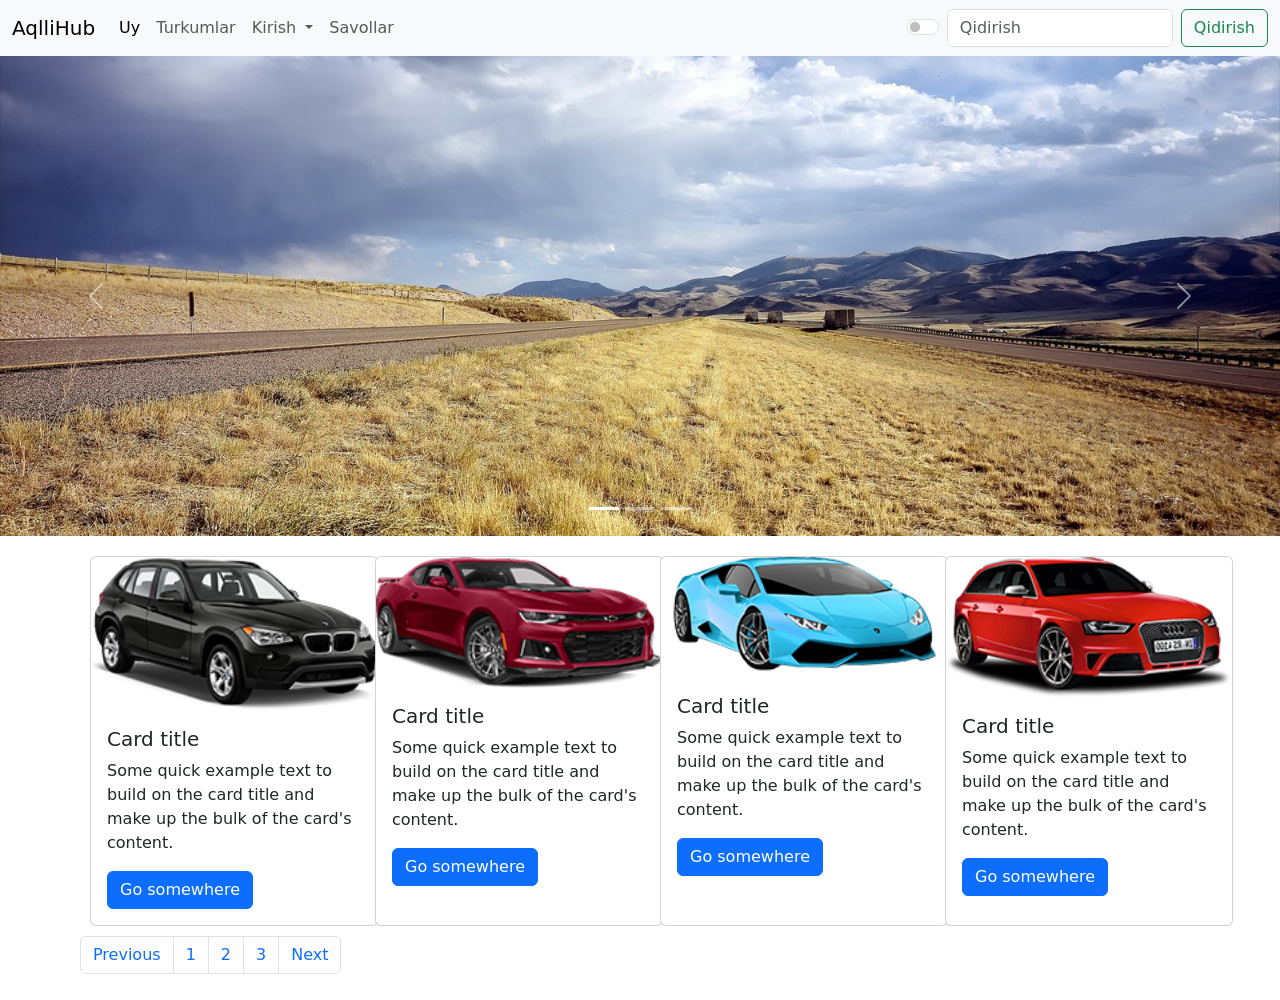
<file: index.html>
<!DOCTYPE html>
<html lang="en">

<head>
  <meta charset="UTF-8">
  <meta name="viewport" content="width=device-width, initial-scale=1.0">
  <title>Document</title>
  <link href="https://cdn.jsdelivr.net/npm/bootstrap@5.3.2/dist/css/bootstrap.min.css" rel="stylesheet"
    integrity="sha384-T3c6CoIi6uLrA9TneNEoa7RxnatzjcDSCmG1MXxSR1GAsXEV/Dwwykc2MPK8M2HN" crossorigin="anonymous">
  <link rel="stylesheet" href="style.css">
</head>

<body >

  <head>
    <nav class="navbar navbar-expand-lg bg-body-tertiary" id="navbarmenu" >
      <div class="container-fluid">
        <a class="navbar-brand" href="index.html">AqlliHub</a>
        <button class="navbar-toggler" type="button" data-bs-toggle="collapse" data-bs-target="#navbarSupportedContent"
          aria-controls="navbarSupportedContent" aria-expanded="false" aria-label="Toggle navigation">
          <span class="navbar-toggler-icon"></span>
        </button>
        <div class="collapse navbar-collapse" id="navbarSupportedContent">
          <ul class="navbar-nav me-auto mb-2 mb-lg-0">
            <li class="nav-item">
              <a class="nav-link active" aria-current="page" href="index.html">Uy</a>
            </li>
            <li class="nav-item">
              <a class="nav-link" href="category.html">Turkumlar</a>
            </li>
            <li class="nav-item dropdown">
              <a class="nav-link dropdown-toggle" href="#" role="button" data-bs-toggle="dropdown"
                aria-expanded="false">
                Kirish
              </a>
              <ul class="dropdown-menu">
                <li><a class="dropdown-item" href="login.html">Kirish</a></li>

                <li><a class="dropdown-item" href="signup.html">Ro'yxatdan o'tish</a></li>
                <li>
                  <hr class="dropdown-divider">
                </li>
                <li><a class="dropdown-item" href="profile.html">Shaxsiy Kabinet</a></li>

              </ul>
            </li>
            <li class="nav-item">
              <a class="nav-link" href="savollar.html">Savollar</a>
            </li>
          </ul>
          <div class="form-check form-switch">
            <input class="form-check-input" type="checkbox" role="switch" id="mode_changer">

          </div>
          <form class="d-flex" role="search">
            <input class="form-control me-2" type="search" placeholder="Qidirish" aria-label="Search">
            <button class="btn btn-outline-success" type="submit">Qidirish</button>
          </form>

        </div>
      </div>
    </nav>
  </head>

  <div id="carouselExampleIndicators" class="carousel slide">
    <div class="carousel-indicators">
      <button type="button" data-bs-target="#carouselExampleIndicators" data-bs-slide-to="0" class="active"
        aria-current="true" aria-label="Slide 1"></button>
      <button type="button" data-bs-target="#carouselExampleIndicators" data-bs-slide-to="1"
        aria-label="Slide 2"></button>
      <button type="button" data-bs-target="#carouselExampleIndicators" data-bs-slide-to="2"
        aria-label="Slide 3"></button>
    </div>
    <div class="carousel-inner">
      <div class="carousel-item active">
        <img src="img/carousel.png" class="d-block w-100" alt="...">
      </div>
      <div class="carousel-item">
        <img src="img/carousel.png" class="d-block w-100" alt="...">
      </div>
      <div class="carousel-item">
        <img src="img/carousel.png" class="d-block w-100" alt="...">
      </div>
    </div>
    <button class="carousel-control-prev" type="button" data-bs-target="#carouselExampleIndicators"
      data-bs-slide="prev">
      <span class="carousel-control-prev-icon" aria-hidden="true"></span>
      <span class="visually-hidden">Previous</span>
    </button>
    <button class="carousel-control-next" type="button" data-bs-target="#carouselExampleIndicators"
      data-bs-slide="next">
      <span class="carousel-control-next-icon" aria-hidden="true"></span>
      <span class="visually-hidden">Next</span>
    </button>
  </div>

  <div class="container">

    <div class="cards">
      <div class="card" style="width: 18rem;">
        <img src="img/fc1.png" class="card-img-top" alt="...">
        <div class="card-body">
          <h5 class="card-title">Card title</h5>
          <p class="card-text">Some quick example text to build on the card title and make up the bulk of the card's
            content.</p>
          <a href="#" class="btn btn-primary">Go somewhere</a>
        </div>
      </div>
      <div class="card" style="width: 18rem;">
        <img src="img/fc2.png" class="card-img-top" alt="...">
        <div class="card-body">
          <h5 class="card-title">Card title</h5>
          <p class="card-text">Some quick example text to build on the card title and make up the bulk of the card's
            content.</p>
          <a href="#" class="btn btn-primary">Go somewhere</a>
        </div>
      </div>
      <div class="card" style="width: 18rem;">
        <img src="img/fc3.png" class="card-img-top" alt="...">
        <div class="card-body">
          <h5 class="card-title">Card title</h5>
          <p class="card-text">Some quick example text to build on the card title and make up the bulk of the card's
            content.</p>
          <a href="#" class="btn btn-primary">Go somewhere</a>
        </div>
      </div>
      <div class="card" style="width: 18rem;">
        <img src="img/fc4.png" class="card-img-top" alt="...">
        <div class="card-body">
          <h5 class="card-title">Card title</h5>
          <p class="card-text">Some quick example text to build on the card title and make up the bulk of the card's
            content.</p>
          <a href="#" class="btn btn-primary">Go somewhere</a>
        </div>
      </div>

    </div>
    <nav aria-label="Page navigation example" id="paginationnav">
      <ul class="pagination">
        <li class="page-item"><a class="page-link" href="#">Previous</a></li>
        <li class="page-item"><a class="page-link" href="#">1</a></li>
        <li class="page-item"><a class="page-link" href="#">2</a></li>
        <li class="page-item"><a class="page-link" href="#">3</a></li>
        <li class="page-item"><a class="page-link" href="#">Next</a></li>
      </ul>
    </nav>
  </div>

  <script src="https://cdn.jsdelivr.net/npm/bootstrap@5.3.2/dist/js/bootstrap.bundle.min.js"
    integrity="sha384-C6RzsynM9kWDrMNeT87bh95OGNyZPhcTNXj1NW7RuBCsyN/o0jlpcV8Qyq46cDfL"
    crossorigin="anonymous"></script>
    <script src="script.js"></script>
</body>

</html>
</file>
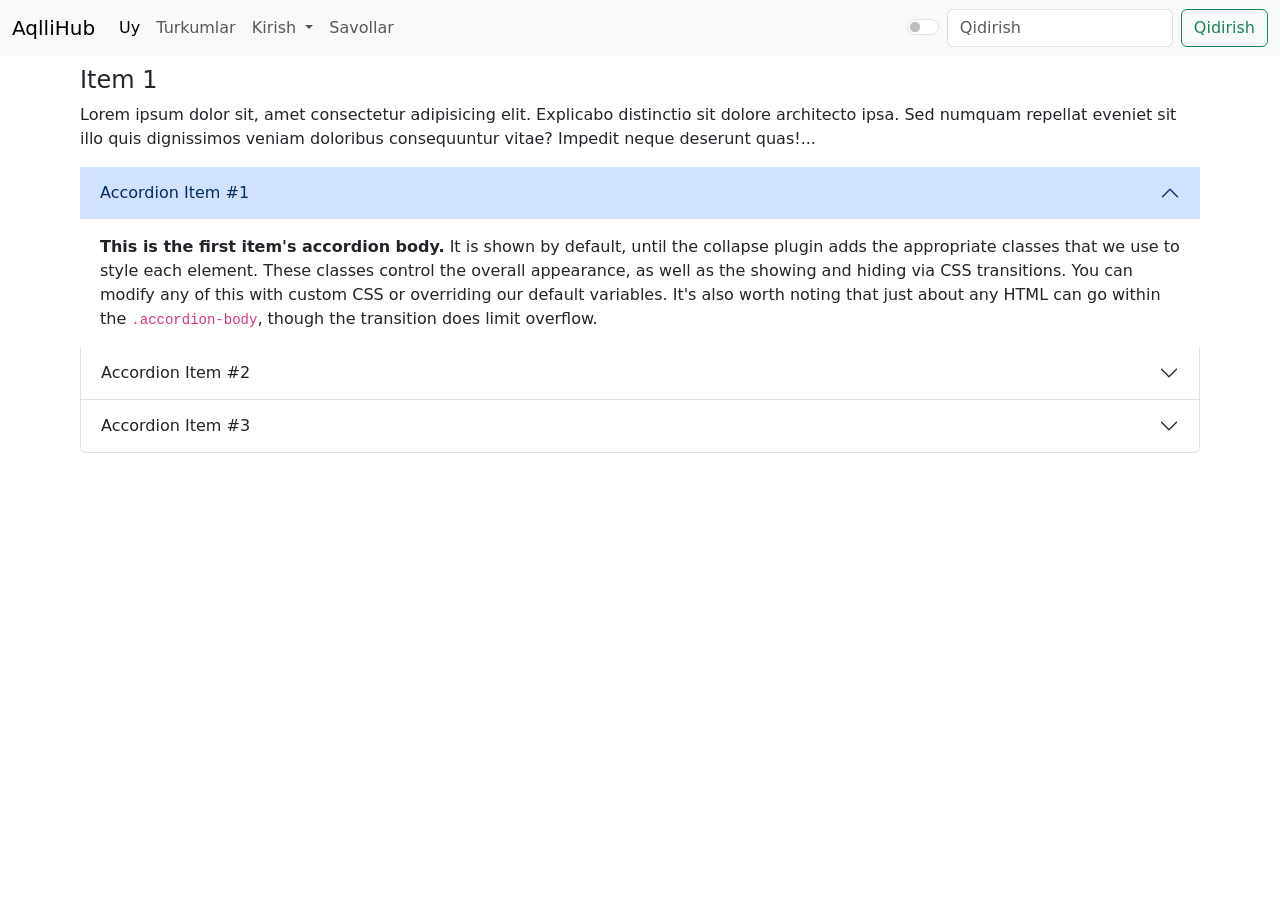
<file: savol.html>
<!DOCTYPE html>
<html lang="en">

<head>
  <meta charset="UTF-8">
  <meta name="viewport" content="width=device-width, initial-scale=1.0">
  <title>Document</title>
  <link href="https://cdn.jsdelivr.net/npm/bootstrap@5.3.2/dist/css/bootstrap.min.css" rel="stylesheet"
    integrity="sha384-T3c6CoIi6uLrA9TneNEoa7RxnatzjcDSCmG1MXxSR1GAsXEV/Dwwykc2MPK8M2HN" crossorigin="anonymous">
  <link rel="stylesheet" href="style.css">
</head>

<body>

  <head>
    <nav class="navbar navbar-expand-lg bg-body-tertiary" id="navbarmenu">
      <div class="container-fluid">
        <a class="navbar-brand" href="index.html">AqlliHub</a>
        <button class="navbar-toggler" type="button" data-bs-toggle="collapse" data-bs-target="#navbarSupportedContent"
          aria-controls="navbarSupportedContent" aria-expanded="false" aria-label="Toggle navigation">
          <span class="navbar-toggler-icon"></span>
        </button>
        <div class="collapse navbar-collapse" id="navbarSupportedContent">
          <ul class="navbar-nav me-auto mb-2 mb-lg-0">
            <li class="nav-item">
              <a class="nav-link active" aria-current="page" href="index.html">Uy</a>
            </li>
            <li class="nav-item">
              <a class="nav-link" href="category.html">Turkumlar</a>
            </li>
            <li class="nav-item dropdown">
              <a class="nav-link dropdown-toggle" href="#" role="button" data-bs-toggle="dropdown"
                aria-expanded="false">
                Kirish
              </a>
              <ul class="dropdown-menu">
                <li><a class="dropdown-item" href="login.html">Kirish</a></li>

                <li><a class="dropdown-item" href="signup.html">Ro'yxatdan o'tish</a></li>
                <li>
                  <hr class="dropdown-divider">
                </li>
                <li><a class="dropdown-item" href="profile.html">Shaxsiy Kabinet</a></li>

              </ul>
            </li>
            <li class="nav-item">
              <a class="nav-link" href="savollar.html">Savollar</a>
            </li>
          </ul>
          <div class="form-check form-switch">
            <input class="form-check-input" type="checkbox" role="switch" id="mode_changer">

          </div>
          <form class="d-flex" role="search">
            <input class="form-control me-2" type="search" placeholder="Qidirish" aria-label="Search">
            <button class="btn btn-outline-success" type="submit">Qidirish</button>
          </form>

        </div>
      </div>
    </nav>
  </head>
  <div class="container">
    <div class="savol">
      <h4 id="list-item-1">Item 1</h4>
      <p>Lorem ipsum dolor sit, amet consectetur adipisicing elit. Explicabo distinctio sit dolore architecto ipsa. Sed
        numquam repellat eveniet sit illo quis dignissimos veniam doloribus consequuntur vitae? Impedit neque deserunt
        quas!...</p>

    </div>

      <div class="accordion" id="accordionExample" >
        <div class="cacordion-item">
          <h2 class="accordion-header">
            <button class="accordion-button" type="button" data-bs-toggle="collapse" data-bs-target="#collapseOne"
              aria-expanded="true" aria-controls="collapseOne">
              Accordion Item #1
            </button>
          </h2>
          <div id="collapseOne" class="accordion-collapse collapse show" data-bs-parent="#accordionExample">
            <div class="accordion-body">
              <strong>This is the first item's accordion body.</strong> It is shown by default, until the collapse
              plugin adds the appropriate classes that we use to style each element. These classes control the overall
              appearance, as well as the showing and hiding via CSS transitions. You can modify any of this with custom
              CSS or overriding our default variables. It's also worth noting that just about any HTML can go within the
              <code>.accordion-body</code>, though the transition does limit overflow.
            </div>
          </div>
        </div>
        <div class="accordion-item">
          <h2 class="accordion-header">
            <button class="accordion-button collapsed" type="button" data-bs-toggle="collapse"
              data-bs-target="#collapseTwo" aria-expanded="false" aria-controls="collapseTwo">
              Accordion Item #2
            </button>
          </h2>
          <div id="collapseTwo" class="accordion-collapse collapse" data-bs-parent="#accordionExample">
            <div class="accordion-body">
              <strong>This is the second item's accordion body.</strong> It is hidden by default, until the collapse
              plugin adds the appropriate classes that we use to style each element. These classes control the overall
              appearance, as well as the showing and hiding via CSS transitions. You can modify any of this with custom
              CSS or overriding our default variables. It's also worth noting that just about any HTML can go within the
              <code>.accordion-body</code>, though the transition does limit overflow.
            </div>
          </div>
        </div>
        <div class="accordion-item">
          <h2 class="accordion-header">
            <button class="accordion-button collapsed" type="button" data-bs-toggle="collapse"
              data-bs-target="#collapseThree" aria-expanded="false" aria-controls="collapseThree">
              Accordion Item #3
            </button>
          </h2>
          <div id="collapseThree" class="accordion-collapse collapse" data-bs-parent="#accordionExample">
            <div class="accordion-body">
              <strong>This is the third item's accordion body.</strong> It is hidden by default, until the collapse
              plugin adds the appropriate classes that we use to style each element. These classes control the overall
              appearance, as well as the showing and hiding via CSS transitions. You can modify any of this with custom
              CSS or overriding our default variables. It's also worth noting that just about any HTML can go within the
              <code>.accordion-body</code>, though the transition does limit overflow.
            </div>
          </div>
        </div>
      </div>
    </div>
  </div>

  <script src="https://cdn.jsdelivr.net/npm/bootstrap@5.3.2/dist/js/bootstrap.bundle.min.js"
    integrity="sha384-C6RzsynM9kWDrMNeT87bh95OGNyZPhcTNXj1NW7RuBCsyN/o0jlpcV8Qyq46cDfL"
    crossorigin="anonymous"></script>
  <script src="script.js"></script>
</body>

</html>
</file>
<file: style.css>
.cards {
    display: grid;
    grid-template-columns: repeat(auto-fill, minmax(250px, 1fr));
    gap: 20px;
}

.card {
    margin:10px;
}

.container {
    padding :10px;
    
}


.categories { 
    display: grid;
    grid-template-columns: repeat(auto-fill, minmax(100px, 1fr));
    gap: 20px;
}

.categories button {
    max-width: 200px;
    max-height: 50px;
    margin: 10px;
}


@media (max-width: 600px) {
    .cards {
      grid-template-columns: 1fr; /* Only one column on mobile */
    }
  }
  

body.dark {
    background-color: #090101;
    color: #ffffff; /* Default text color */
}

.dark-mode {
    background-color: #0b0b0b; /* Dark mode background color */
    color: #f3eaea; /* Dark mode text color */
}
</file>
